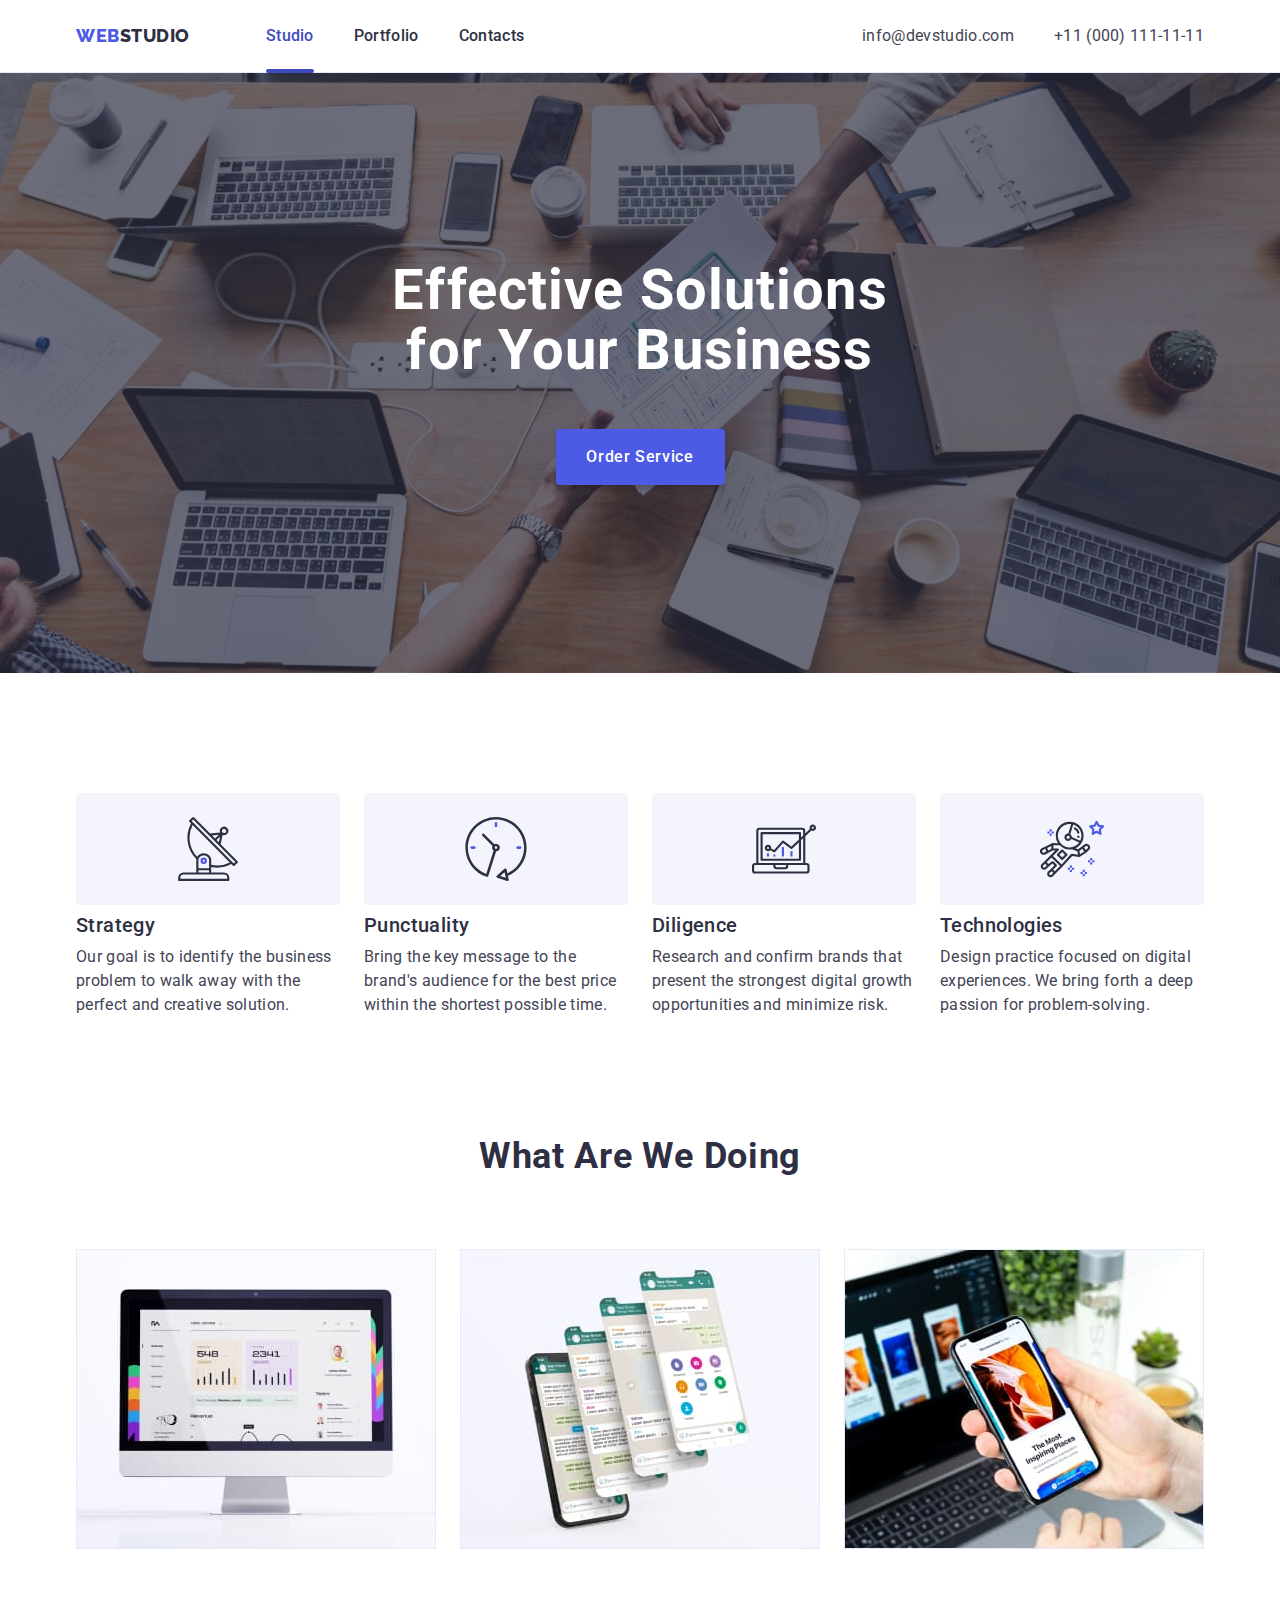
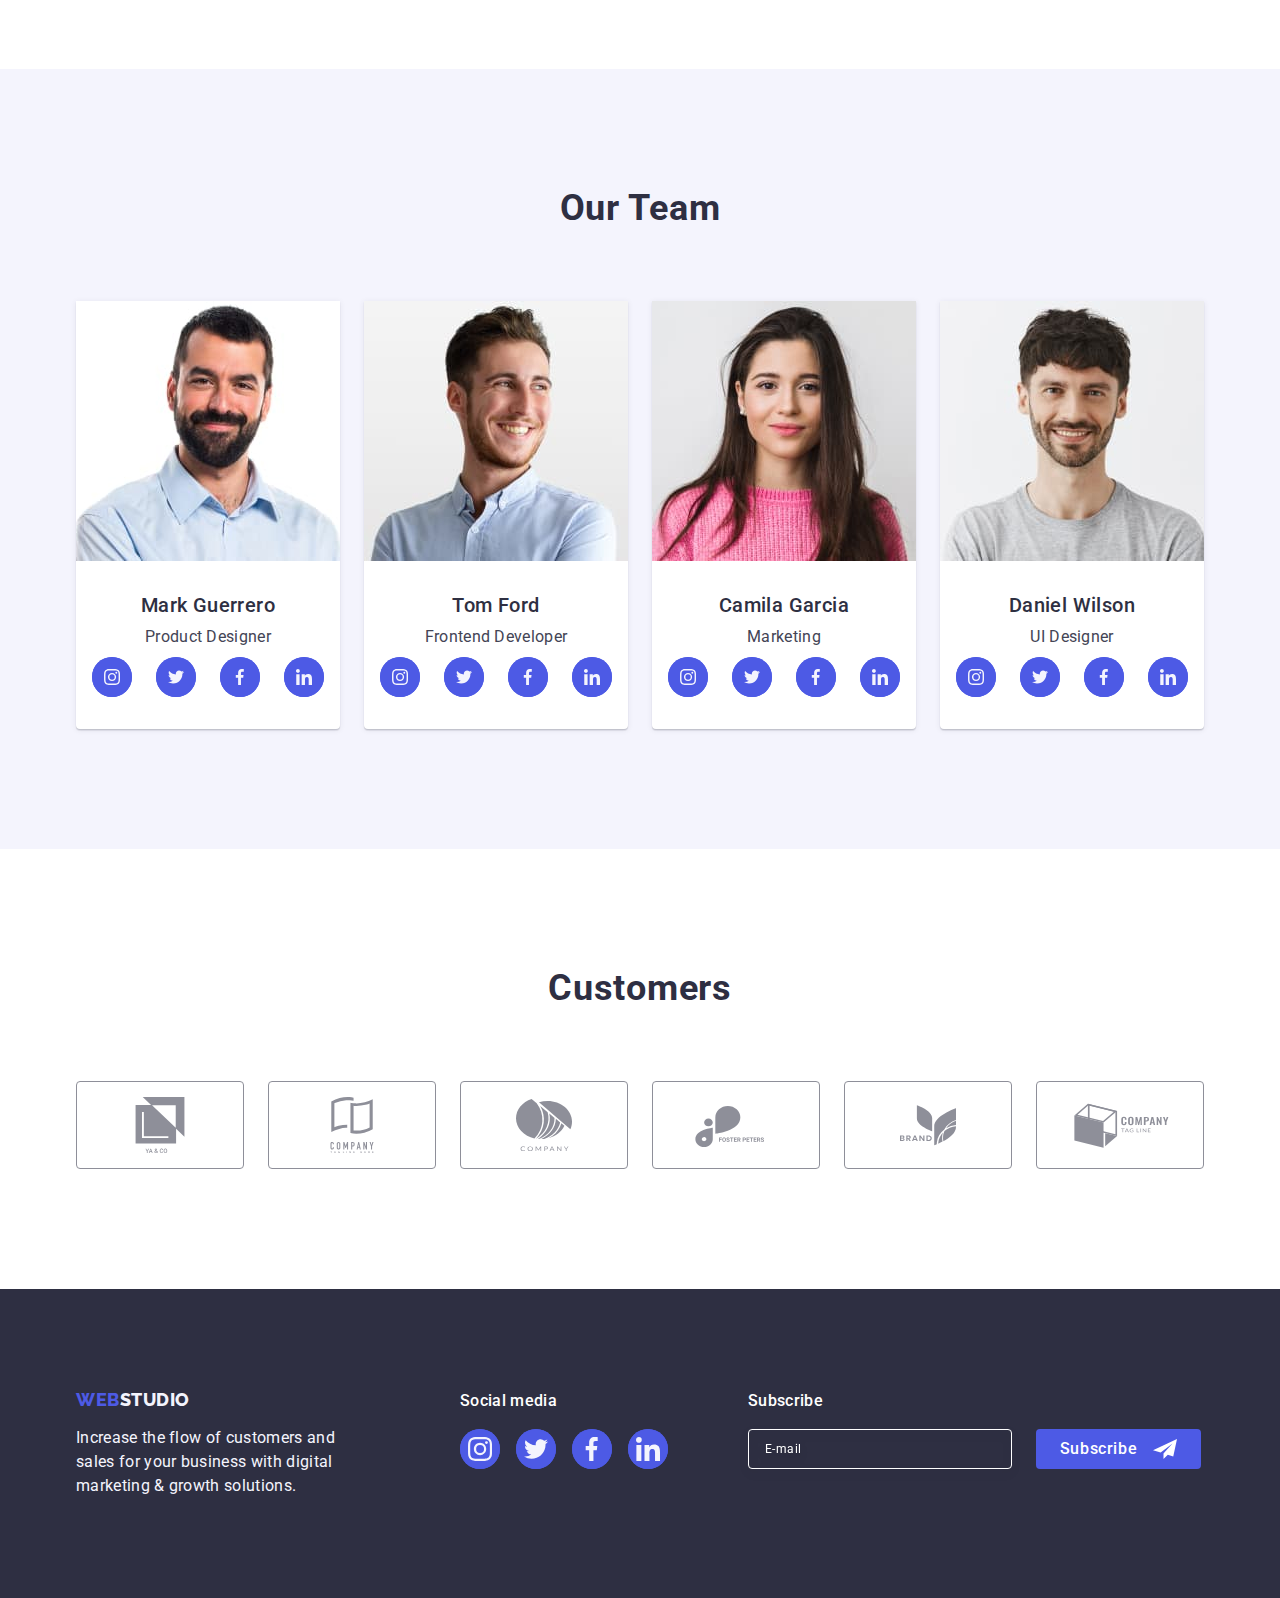
<file: index.html>
<!DOCTYPE html>
<html lang="en">

<head>
    <title>Effective Solutions
        for Your Business</title>
    <link rel="preconnect" href="https://fonts.googleapis.com">
    <link rel="preconnect" href="https://fonts.gstatic.com" crossorigin>
    <link
        href="https://fonts.googleapis.com/css2?family=Raleway:wght@800&family=Roboto:wght@400;500;700;900&display=swap"
        rel="stylesheet">
    <link rel="stylesheet" href="https://cdn.jsdelivr.net/npm/modern-normalize@2.0.0/modern-normalize.min.css" />
    <link rel="stylesheet" href="./css/styles.css" />
</head>

<body>
    <header class="header">
        <div class="container flex">
        <nav class="header-navigation">
            <a class="header-logo-link link" href="./index.html">Web<span class="header-logo-iris link">Studio</span></a>
            <ul class="header-about-list list">
                <li class="header-about-link link"><a class="header-about-text-link-index link" href="./index.html">Studio</a></li>
                <li class="header-about-link link"><a class="header-about-text-link link" href="./portfolio.html">Portfolio</a></li>
                <li class="header-about-link link"><a class="header-about-text-link link" href="">Contacts</a></li>
            </ul>
        </nav>
        <address class="adress-navigation">
            <ul class="header-feedback-list list">
                <li class="header-feedback-item">
                    <a class="header-feedback-link link" href="mailto:info@devstudio.com">info@devstudio.com</a>
                </li>
                <li class="header-feedback-item">
                    <a class="header-feedback-link link" href="tel:+110001111111">+11 (000) 111-11-11</a>
                </li>
            </ul>
        </address>
        </div>
    </header>
    <main>
        <section class="hero">
            
                <div class="hero-title-wrap container">
            <h1 class="hero-title">Effective Solutions
                for Your Business</h1>
            <button type="button" class="hero-button" data-modal-open>Order Service</button>
                </div>
            
        </section>

        <section class="all-advantages-list list">
            <div class="section container">
            <h2 class="visually-hidden">About Us</h2>
            <ul class="advantages-list list">
                <li class="advantages-list-item">
                    <div class="svg-about">
                    <svg class="icon" width="64" height="64">
                        <use href="./images/icons.svg#icon-antenna-icon"></use>
                    </svg>
                    </div>
                    <h3 id="#studio" class="advantages-topic">Strategy</h3>
                    <p class="advantages-item-text">Our goal is to identify the business
                        problem to walk away with the perfect and creative solution.</p>
                </li>
                <li class="advantages-list-item">
                    <div class="svg-about">
                    <svg class="icon" width="64" height="64">
                        <use href="./images/icons.svg#icon-clock-icon"></use>
                    </svg>
                    </div>
                    <h3 class="advantages-topic"> Punctuality</h3>
                    <p class="advantages-item-text">Bring the key message to the brand's audience for the best price
                        within the shortest possible
                        time.</p>
                </li>
                <li class="advantages-list-item">
                    <div class="svg-about">
                    <svg class="icon" width="64" height="64">
                        <use href="./images/icons.svg#icon-diagram-icon"></use>
                    </svg>
                    </div>
                    <h3 class="advantages-topic">Diligence</h3>
                    <p class="advantages-item-text">Research and confirm brands that present the strongest digital
                        growth opportunities and minimize
                        risk.</p>
                </li>
                <li class="advantages-list-item">
                    <div class="svg-about">
                    <svg class="icon" width="64" height="64">
                        <use href="./images/icons.svg#icon-astronaut-icon"></use>
                    </svg>
                    </div>
                    <h3 class="advantages-topic">Technologies</h3>
                    <p class="advantages-item-text">Design practice focused on digital experiences. We bring forth a
                        deep passion for
                        problem-solving.</p>
                </li>
            </ul>
            </div>
        </section>



        <section class="work-examples">
            <div class="section container">
            <h2 id="#works" class="heading-title">What are we doing</h2>
            <ul class="work-examples-list list">
                <li class="work-examples-item list">
                    <img src="./images/img1.jpg" width="360" alt="Design of site" />
                </li>
                <li class="work-examples-item list">
                    <img src="./images/img2.jpg" width="360" alt="Design of messenger" />
                </li>
                <li class="work-examples-item list">
                    <img src="./images/img3.jpg" width="360" alt="Design of browser" />
                </li>
            </ul>
            </div>
        </section>



        <section class="workers">
            <div class="section-workers container">
            <h2 id="contact" class="about-team">Our Team</h2>
            <ul class="workers-list list">
                <li class="workers-list-item list">
                    <img src="./images/teamcard1.jpg" width="264" alt="Mark Guerrero" />
                    <div class="section-team">
                    <h3 class="advantages-topic">Mark Guerrero</h3>
                    <p class="workers-item-text">Product Designer</p>
                    <ul class="social-links">
                    <li class="messengers-link link">
                        <a href="" target="_blank" class="messenger-link link">
                        <svg class="icon" width="16" height="16">
                        <use href="./images/icons.svg#icon-instagram-icon"></use>
                    </svg>
                    </a>
                    </li>
                    <li class="messengers-link link">
                        <a href="" target="_blank" class="messenger-link link">
                        <svg class="icon" width="16" height="16">
                            <use href="./images/icons.svg#icon-twitter-icon"></use>
                        </svg>
                        </a>
                    </li>
                    <li class="messengers-link link">
                        <a href="" target="_blank" class="messenger-link link">
                        <svg class="icon" width="16" height="16">
                            <use href="./images/icons.svg#icon-facebook-icon"></use>
                        </svg>
                        </a>
                    </li>
                    <li class="messengers-link link">
                        <a href="" target="_blank" class="messenger-link link">
                        <svg class="icon" width="16" height="16">
                            <use href="./images/icons.svg#icon-linkedin-icon"></use>
                        </svg>
                        </a>
                    </li>
                    </ul>
                    </div>
                </li>
                <li class="workers-list-item list">
                    <img src="./images/teamcard2.jpg" width="264" alt="Tom Ford" />
                    <div class="section-team">
                     <h3 class="advantages-topic">Tom Ford</h3>
                    <p class="workers-item-text">Frontend Developer</p>

                    <ul class="social-links">
                        <li class="messengers-link link">
                            <a href="" target="_blank" class="messenger-link link">
                                <svg class="icon" width="16" height="16">
                                    <use href="./images/icons.svg#icon-instagram-icon"></use>
                                </svg>
                            </a>
                        </li>
                        <li class="messengers-link link">
                            <a href="" target="_blank" class="messenger-link link">
                                <svg class="icon" width="16" height="16">
                                    <use href="./images/icons.svg#icon-twitter-icon"></use>
                                </svg>
                            </a>
                        </li>
                        <li class="messengers-link link">
                            <a href="" target="_blank" class="messenger-link link">
                                <svg class="icon" width="16" height="16">
                                    <use href="./images/icons.svg#icon-facebook-icon"></use>
                                </svg>
                            </a>
                        </li>
                        <li class="messengers-link link">
                            <a href="" target="_blank" class="messenger-link link">
                                <svg class="icon" width="16" height="16">
                                    <use href="./images/icons.svg#icon-linkedin-icon"></use>
                                </svg>
                            </a>
                        </li>
                    </ul>
                    </div>
                </li>
                <li class="workers-list-item list">
                    <img src="./images/teamcard3.jpg" width="264" alt="Camila Garcia" />
                    <div class="section-team">
                    <h3 class="advantages-topic">Camila Garcia</h3>
                    <p class="workers-item-text">Marketing</p>
                    <ul class="social-links">
                        <li class="messengers-link link">
                            <a href="" target="_blank" class="messenger-link link">
                            <svg class="icon" width="16" height="16">
                                <use href="./images/icons.svg#icon-instagram-icon"></use>
                            </svg>
                            </a>
                        </li>
                        <li class="messengers-link link">
                            <a href="" target="_blank" class="messenger-link link">
                            <svg class="icon" width="16" height="16">
                                <use href="./images/icons.svg#icon-twitter-icon"></use>
                            </svg>
                            </a>
                        </li>
                        <li class="messengers-link link">
                        <a href="" target="_blank" class="messenger-link link">
                            <svg class="icon" width="16" height="16">
                                <use href="./images/icons.svg#icon-facebook-icon"></use>
                            </svg>
                        </a>
                        </li>
                        <li class="messengers-link link">
                        <a href="" target="_blank" class="messenger-link link">
                            <svg class="icon" width="16" height="16">
                                <use href="./images/icons.svg#icon-linkedin-icon"></use>
                            </svg>
                        </a>
                        </li>
                    </ul>
                    </div>
                </li>
                <li class="workers-list-item list">
                    <img src="./images/teamcard4.jpg" width="264" alt="Daniel Wilson" />
                    <div class="section-team">
                    <h3 class="advantages-topic">Daniel Wilson</h3>
                    <p class="workers-item-text">UI Designer</p>
                    <ul class="social-links">
                        <li class="messengers-link link">
                        <a href="" target="_blank" class="messenger-link link">
                            <svg class="icon" width="16" height="16">
                                <use href="./images/icons.svg#icon-instagram-icon"></use>
                            </svg>
                        </a>
                        </li>
                        <li class="messengers-link link">
                        <a href="" target="_blank" class="messenger-link link">
                            <svg class="icon" width="16" height="16">
                                <use href="./images/icons.svg#icon-twitter-icon"></use>
                            </svg>
                        </a>
                        </li>
                        <li class="messengers-link link">
                        <a href="" target="_blank" class="messenger-link link">
                            <svg class="icon" width="16" height="16">
                                <use href="./images/icons.svg#icon-facebook-icon"></use>
                            </svg>
                        </a>
                        </li>
                        <li class="messengers-link link">
                        <a href="" target="_blank" class="messenger-link link">
                            <svg class="icon" width="16" height="16">
                                <use href="./images/icons.svg#icon-linkedin-icon"></use>
                            </svg>
                        </a>
                        </li>
                    </ul>
                    </div>
                </li>
            </ul>
            </div>
        </section>
        <section class="customers">
            <div class="container">
            <h2 class="customers-title">Customers</h2>
            <ul class="customers-list list">
            <li class="customers-item">
                <a href=" " class="customers-link link">
                <svg class="client-icon" width="104" height="56">
                    <use href="./images/icons.svg#icon-client1"></use>
                </svg>
                </a>
            </li>
            <li class="customers-item">
                <a href=" " class="customers-link link">
                <svg class="client-icon" width="104" height="56">
                    <use href="./images/icons.svg#icon-client2"></use>
                </svg>
                </a>
            </li>
            <li class="customers-item">
                <a href=" " class="customers-link link">
                <svg class="client-icon" width="104" height="56">
                    <use href="./images/icons.svg#icon-client3"></use>
                </svg>
                </a>
            </li>
            <li class="customers-item">
                <a href=" " class="customers-link link">
                <svg class="client-icon" width="104" height="56">
                    <use href="./images/icons.svg#icon-client4"></use>
                </svg>
                </a>
            </li>
            <li class="customers-item">
                <a href=" " class="customers-link link">
                <svg class="client-icon" width="104" height="56">
                    <use href="./images/icons.svg#icon-client5"></use>
                </svg>
                </a>
            </li>
            <li class="customers-item">
                <a href=" " class="customers-link link">
                <svg class="client-icon" width="104" height="56">
                    <use href="./images/icons.svg#icon-client6"></use>
                </svg>
                </a>
            </li>
            </ul>
            </div>
            </section>
    </main>
            
            <footer class="footer">
                <div class="container all-footer">
                    <div class="logo-footer">
                        <a class="footer-logo-link link" href="./index.html">Web<span
                                class="footer-logo-link-iris link">Studio</span></a>
                        <p class="footer-text">Increase the flow of customers and sales for your business with digital marketing
                            & growth solutions.</p>
                    </div>
                    <div class="footer-social">
                        <p class="footer-social-links-text">Social media</p>
                        <ul class="footer-social-links">
                            <li class="footer-link link">
                                <a href="" target="_blank" class="icon-footer link">
                                    <svg class="icon" width="24" height="24">
                                        <use href="./images/icons.svg#icon-instagram-icon"></use>
                                    </svg>
                                </a>
                            </li>
                            <li class="footer-link link">
                                <a href="" target="_blank" class="icon-footer link">
                                    <svg class="icon" width="24" height="24">
                                        <use href="./images/icons.svg#icon-twitter-icon"></use>
                                    </svg>
                                </a>
                            </li>
                            <li class="footer-link link">
                                <a href="" target="_blank" class="icon-footer link">
                                    <svg class="icon" width="24" height="24">
                                        <use href="./images/icons.svg#icon-facebook-icon"></use>
                                    </svg>
                                </a>
                            </li>
                            <li class="footer-link link">
                                <a href="" target="_blank" class="icon-footer link">
                                    <svg class="icon" width="24" height="24">
                                        <use href="./images/icons.svg#icon-linkedin-icon"></use>
                                    </svg>
                                </a>
                            </li>
                        </ul>
                    </div>
                    <div class="footer-sub">
                    <p class="footer-sub-text">Subscribe</p>
                    <form class="modal-footer-field">
                        <label class="footer-label" for="user-foot-email">
                                <input type="email" class="modal-footer-input" name="user-footer-email" id="user-foot-email" placeholder="E-mail" required />
                        </label>
                    
                
                <button type="submit" class="footer-button">Subscribe<svg width="24" height="24" class="footer-button-svg"><use href="./images/icons.svg#icon-telegram"></use></svg></button>
            </form>
                </div>
                </div>
            </footer>
            <div class="modal is-hidden" data-modal>
                <div class="modal-window">
                    <button class="button-modal" type="button" data-modal-close>
                        <svg class="svg-modal" width="8" height="8">
                            <use class="but-hov" href="./images/icons.svg#icon-close"></use>
                        </svg>
                    </button>
                    <p class="modal-window-text">Leave your contacts and we will call you back</p>
                    <form class="modal-form">
                        <div class="modal-field">
                      <label class="modal-label" for="user-name"> <span class="modal-form-name">Name</span></label>
                    <div class="modal-item">
                        <input 
                    type="text"
                     class="modal-input" 
                     name="user-name" 
                     id="user-name"
                     required />
                    <svg class="modal-form-svg" width="18" height="24">
                        <use href="./images/icons.svg#icon-person"></use>
                    </svg>
                    </div>
                    
                        </div>

                        <div class="modal-field">
                      <label class="modal-label" for="user-phone"> <span class="modal-form-name">Phone</span></label>
                    <div class="modal-item">
                        <input 
                    type="tel" 
                    class="modal-input" 
                    name="user-num" 
                    id="user-phone"
                    required />
                    <svg class="modal-form-svg" width="18" height="24">
                        <use href="./images/icons.svg#icon-phone"></use>
                    </svg>
                    </div>
                
                        </div>

                        <div class="modal-field">
                      <label class="modal-label" for="user-email"> <span class="modal-form-name">Email</span></label>
                        <div class="modal-item">
                    <input 
                    type="email" 
                    class="modal-input" 
                    name="user-mail" 
                    id="user-email"
                    required />
                    <svg class="modal-form-svg" width="18" height="24">
                        <use href="./images/icons.svg#icon-email"></use>
                    </svg>
                        </div>
                        </div>

                        <div class="modal-comment-field">
                            <label class="modal-label" for="user-comment"> <span class="modal-form-name">Comment</span></label>
                                  <textarea name="user-comment" id="user-comment" class="modal-comment" placeholder="Text input"></textarea>
                        </div>
                        <div class="modal-check-field">
                                    <input type="checkbox" name="user-privacy" id="user-privacy" class="modal-checkbox visually-hidden" value="true" />
                            <label for="user-privacy" class="modal-check-text">
                                <span class="checkbox-icon">
                                <svg class="check-icon" width="10" height="8">
                                    <use href="./images/icons.svg#icon-check"></use>
                                </svg>
                                </span>
                                I accept the terms and conditions of the <a href="" class="modal-check-link"> Privacy Policy</a></label>
                        </div>

                    <button type="submit" class="modal-form-btn">Send</button>
                
                 
                    </form>
                </div>
            </div>
            <script src="./js/modal.js"></script>
</body>

</html>
</file>
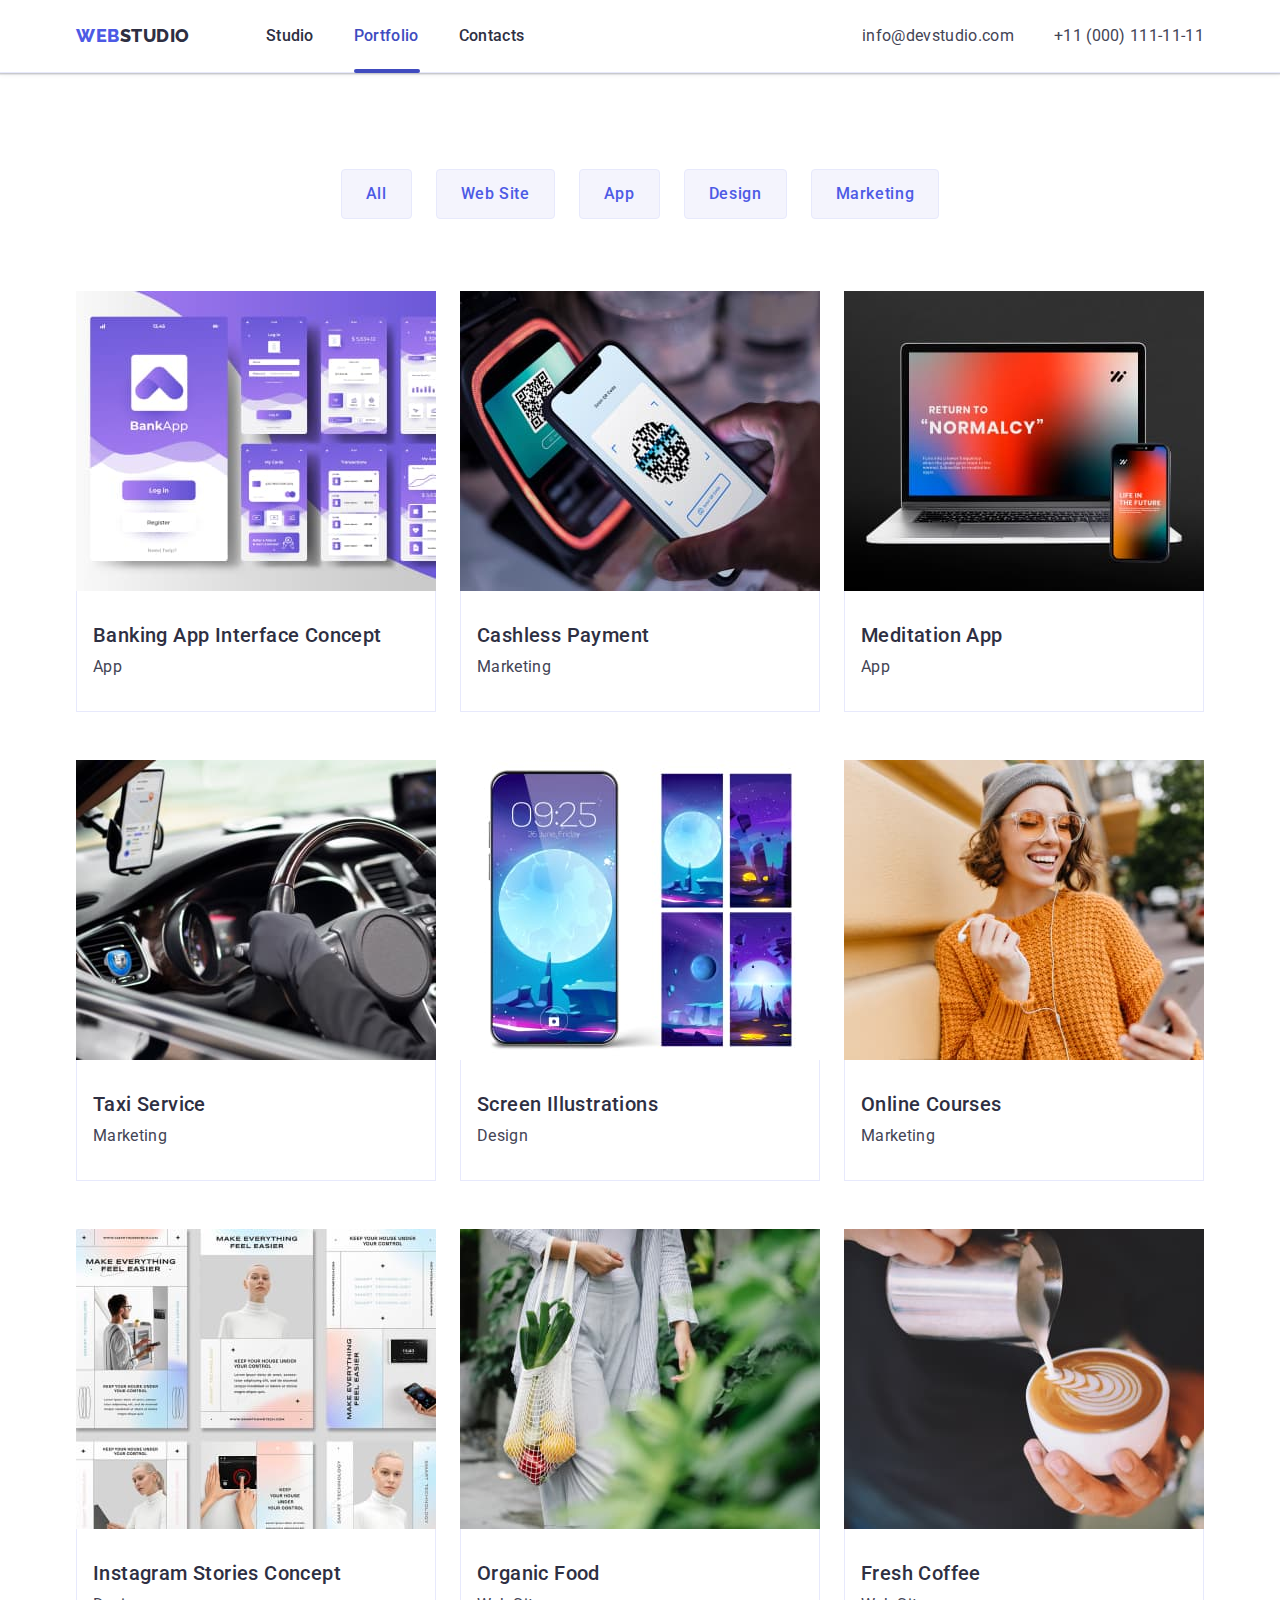
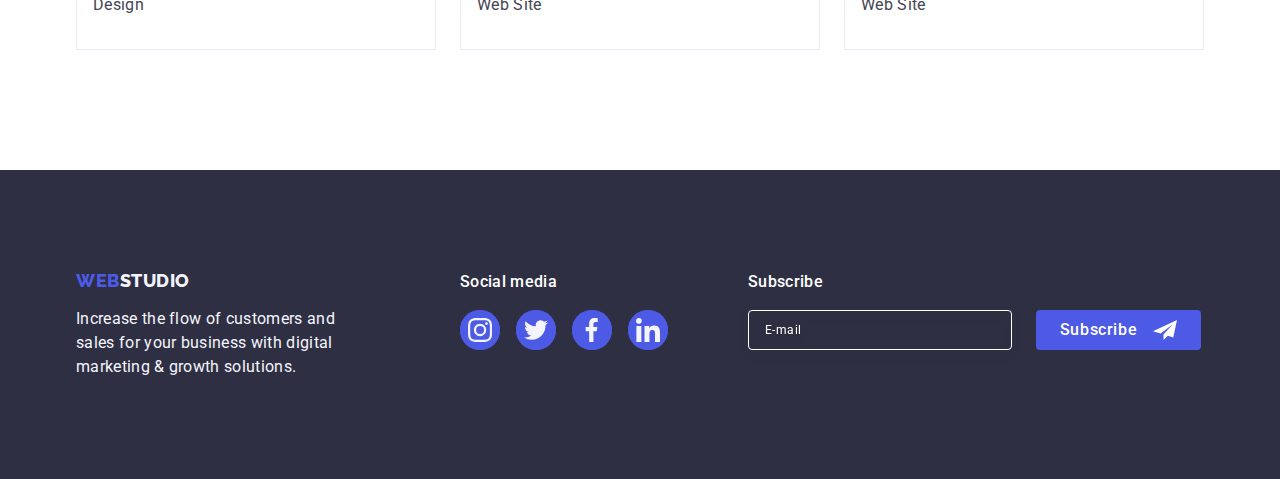
<file: portfolio.html>
<!DOCTYPE html>
<html lang="en">
    <head>
        <title>Effective Solutions
            for Your Business</title>
        <link rel="preconnect" href="https://fonts.googleapis.com">
        <link rel="preconnect" href="https://fonts.gstatic.com" crossorigin>
        <link
            href="https://fonts.googleapis.com/css2?family=Raleway:wght@800&family=Roboto:wght@400;500;700;900&display=swap"
            rel="stylesheet">
            <link rel="stylesheet" href="https://cdn.jsdelivr.net/npm/modern-normalize@2.0.0/modern-normalize.min.css" />
        <link rel="stylesheet" href="./css/styles.css" />
    </head>
    
    <body>
        <header class="header">
            <div class="container flex">
            <nav class="header-navigation">
                <a class="header-logo-link link" href="./index.html">Web<span class="header-logo-iris link">Studio</span></a>
                <ul class="header-about-list list">
                    <li class="header-about-link link"><a class="header-about-text-link link" href="./index.html">Studio</a></li>
                    <li class="header-about-link link"><a class="header-about-text-link-portfolio link" href="./portfolio.html">Portfolio</a></li>
                    <li class="header-about-link link"><a class="header-about-text-link link" href="">Contacts</a></li>
                </ul>
            </nav>
            <address class="adress-navigation">
                <ul class="header-feedback-list list">
                    <li class="header-feedback-item">
                        <a class="header-feedback-link link" href="mailto:info@devstudio.com">info@devstudio.com</a>
                    </li>
                    <li class="header-feedback-item">
                        <a class="header-feedback-link link" href="tel:+110001111111">+11 (000) 111-11-11</a>
                    </li>
                </ul>
            </address>
            </div>
        </header>
        <main>
            <section class="button-list list">
                <div class="section container">
                <h1 class="visually-hidden">Our Portfolio</h1>
                <ul class="all-button-list list">
                    <li> <button type="button" class="all-button"><span class="all-button-text">All</span></button></li>
                    <li><button type="button" class="all-button"><span class="portfolio-button-text">Web
                                Site</span></button></li>
                    <li><button type="button" class="all-button"><span class="portfolio-button-text">App</span></button>
                    </li>
                    <li><button type="button" class="all-button"><span class="portfolio-button-text">Design</span></button>
                    </li>
                    <li><button type="button" class="all-button"><span
                                class="portfolio-button-text">Marketing</span></button></li>
                    
                </ul>
            
                        <ul class="all-portfolio-list list ">
                            <li class="portfolio-examples-item list">
                                <a href=" " class="portfolio-link link">
                                    <div class="overlay">
                                    <img src="./images/img4.jpg" width="360" alt="Project Card 1" />
                                    <p class="overlay-text">14 Stylish and User-Friendly App Design Concepts · Task Manager App · Calorie Tracker App · Exotic Fruit Ecommerce App ·
                                    Cloud Storage App</p>
                                    </div>
                                <div class="portfolio-item">
                                <h2 class="portfolio-title">Banking App Interface Concept</h2>
                                <p class="portfolio-text">App</p>
                                </div>
                                </a>
                                
                            </li>
                            <li class="portfolio-examples-item list">
                                <a href=" " class="portfolio-link link">
                                    <div class="overlay">
                                <img src="./images/img5.jpg" width="360" alt="Project Card 2" />
                                <p class="overlay-text">14 Stylish and User-Friendly App Design Concepts · Task Manager App · Calorie Tracker App ·
                                    Exotic Fruit Ecommerce App ·
                                    Cloud Storage App</p>
                                </div>
                                <div class="portfolio-item">
                                <h2 class="portfolio-title">Cashless Payment</h2>
                                <p class="portfolio-text">Marketing</p>
                                </div>
                                </a>
                            </li>
                            <li class="portfolio-examples-item list">
                                <a href=" " class="portfolio-link link">
                                    <div class="overlay">
                                <img src="./images/img6.jpg" width="360" alt="Project Card 3" />
                                <p class="overlay-text">14 Stylish and User-Friendly App Design Concepts · Task Manager App · Calorie Tracker App ·
                                    Exotic Fruit Ecommerce App ·
                                    Cloud Storage App</p>
                                </div>
                                <div class="portfolio-item">
                                <h2 class="portfolio-title">Meditation App</h2>
                                <p class="portfolio-text">App</p>
</div>
                                </a>
                            </li>
                            <li class="portfolio-examples-item list">
                                <a href=" " class="portfolio-link link">
                                    <div class="overlay">
                                <img src="./images/img7.jpg" width="360" alt="Project Card 4" />
                                <p class="overlay-text">14 Stylish and User-Friendly App Design Concepts · Task Manager App · Calorie Tracker App ·
                                    Exotic Fruit Ecommerce App ·
                                    Cloud Storage App</p>
                                    </div>
                                <div class="portfolio-item">
                                <h2 class="portfolio-title">Taxi Service</h2>
                                <p class="portfolio-text">Marketing</p>
</div>
                                </a>
                            </li>
                            <li class="portfolio-examples-item list">
                                <a href=" " class="portfolio-link link">
                                    <div class="overlay">
                                <img src="./images/img8.jpg" width="360" alt="Project Card 5" />
                                <p class="overlay-text">14 Stylish and User-Friendly App Design Concepts · Task Manager App · Calorie Tracker App ·
                                    Exotic Fruit Ecommerce App ·
                                    Cloud Storage App</p>
                                    </div>
                                <div class="portfolio-item">
                                <h2 class="portfolio-title">Screen Illustrations</h2>
                                <p class="portfolio-text">Design</p>
</div>
                                </a>
                            </li>
                            <li class="portfolio-examples-item list">
                                <a href=" " class="portfolio-link link">
                                    <div class="overlay">
                                <img src="./images/img9.jpg" width="360" alt="Project Card 6" />
                                <p class="overlay-text">14 Stylish and User-Friendly App Design Concepts · Task Manager App · Calorie Tracker App ·
                                    Exotic Fruit Ecommerce App ·
                                    Cloud Storage App</p>
                                    </div>
                                <div class="portfolio-item">
                                <h2 class="portfolio-title">Online Courses</h2>
                                <p class="portfolio-text">Marketing</p>
</div>
                                </a>
                            </li>
                            <li class="portfolio-examples-item list">
                                <a href=" " class="portfolio-link link">
                                    <div class="overlay">
                                <img src="./images/img10.jpg" width="360" alt="Project Card 7" />
                                <p class="overlay-text">14 Stylish and User-Friendly App Design Concepts · Task Manager App · Calorie Tracker App ·
                                    Exotic Fruit Ecommerce App ·
                                    Cloud Storage App</p>
                                    </div>
                                <div class="portfolio-item">
                                <h2 class="portfolio-title">Instagram Stories Concept</h2>
                                <p class="portfolio-text">Design</p>
</div>
                                </a>
                            </li>
                            <li class="portfolio-examples-item list">
                                <a href=" " class="portfolio-link link">
                                    <div class="overlay">
                                <img src="./images/img11.jpg" width="360" alt="Project Card 8" />
                                <p class="overlay-text">14 Stylish and User-Friendly App Design Concepts · Task Manager App · Calorie Tracker App ·
                                    Exotic Fruit Ecommerce App ·
                                    Cloud Storage App</p>
                                    </div>
                                <div class="portfolio-item">
                                <h2 class="portfolio-title">Organic Food</h2>
                                <p class="portfolio-text">Web Site</p>
                                </div>
                                </a>
                            </li>
                            <li class="portfolio-examples-item list">
                                <a href=" " class="portfolio-link link"> 
                                    <div class="overlay">
                                <img src="./images/img12.jpg" width="360" alt="Project Card 9" />
                                <p class="overlay-text">14 Stylish and User-Friendly App Design Concepts · Task Manager App · Calorie Tracker App ·
                                    Exotic Fruit Ecommerce App ·
                                    Cloud Storage App</p>
                                    </div>
                                <div class="portfolio-item">
                                <h2 class="portfolio-title">Fresh Coffee</h2>
                                <p class="portfolio-text">Web Site</p>
                                 </div>
                                </a>
                            </li>
                        </ul>
                        </div>
            </section>
        </main>
        <footer class="footer">
            <div class="container all-footer">
                <div class="logo-footer">
                    <a class="footer-logo-link link" href="./index.html">Web<span
                            class="footer-logo-link-iris link">Studio</span></a>
                    <p class="footer-text">Increase the flow of customers and sales for your business with digital marketing
                        & growth solutions.</p>
                </div>
                <div class="footer-social">
                    <p class="footer-social-links-text">Social media</p>
                    <ul class="footer-social-links">
                        <li class="footer-link link">
                            <a href="" target="_blank" class="icon-footer link">
                                <svg class="icon" width="24" height="24">
                                    <use href="./images/icons.svg#icon-instagram-icon"></use>
                                </svg>
                            </a>
                        </li>
                        <li class="footer-link link">
                            <a href="" target="_blank" class="icon-footer link">
                                <svg class="icon" width="24" height="24">
                                    <use href="./images/icons.svg#icon-twitter-icon"></use>
                                </svg>
                            </a>
                        </li>
                        <li class="footer-link link">
                            <a href="" target="_blank" class="icon-footer link">
                                <svg class="icon" width="24" height="24">
                                    <use href="./images/icons.svg#icon-facebook-icon"></use>
                                </svg>
                            </a>
                        </li>
                        <li class="footer-link link">
                            <a href="" target="_blank" class="icon-footer link">
                                <svg class="icon" width="24" height="24">
                                    <use href="./images/icons.svg#icon-linkedin-icon"></use>
                                </svg>
                            </a>
                        </li>
                    </ul>
                </div>
            <div class="footer-sub">
                <p class="footer-sub-text">Subscribe</p>
                <form class="modal-footer-field">
                    <label class="footer-label" for="user-foot-email">
                        <input type="email" class="modal-footer-input" name="user-footer-email" id="user-foot-email"
                            placeholder="E-mail" required />
                    </label>
            
            <button type="submit" class="footer-button">Subscribe<svg width="24" height="24" class="footer-button-svg">
                    <use href="./images/icons.svg#icon-telegram"></use>
                </svg></button>
            </form>
            </div>
            </div>
            </footer>
    </body>
    
    </html>
</file>
<file: css/styles.css>
:root{
    --primary-font: "Roboto", sans-serif;
        --title-font: "Raleway", sans-serif;
        --primary-white-color: #FFFFFF;
        --primary-accent-color: #2E2F42; 
        --secondary-accent-color: #404BBF; 
        --primary-grey-color: #434455;
        --primary-blue-color: #4D5AE5;
        --primary-whiter-color: #F4F4FD;
        --cornflower-color: #E7E9FC;
        --white-color: #FFF; 
        --lightslate-color: #8E8F99;
        --green-color: #31D0AA; 
       --whitest-color: #fcfcfc;
       --navyblue-modal: rgba(46, 47, 66, 0.40);
}
body {
    font-family: var(--primary-font);
    color: var(--primary-grey-color);
    background-color: var(--primary-white-color);
}
p, h1, h2, h3, h4, h5, h6{
margin: 0;
padding: 0;
}
img{
    display: block;
}
ul{
    padding: 0;
    margin: 0;
}

/** ------------------HEADER----------------- */

.main{
    flex-grow: 1;
}
.header{
    border-bottom: 1px solid var(--cornflower-color);
    box-shadow: 0px 2px 1px rgba(46, 47, 66, 0.08), 0px 1px 1px rgba(46, 47, 66, 0.16), 0px 1px 6px rgba(46, 47, 66, 0.08);
}

.header-logo-link {
    font-family: 'Raleway', sans-serif;
    font-size: 18px;
    font-weight: 800;
    line-height: 1.17;
    letter-spacing: 0.03em;
    text-decoration: none;
    color: var(--primary-blue-color);
    text-transform: uppercase;
    margin-right: 76px;
    padding: 24px 0;
    
}
.header-about-list .link{
    position: relative;
        transition: color 250ms cubic-bezier(0.4, 0, 0.2, 1);
        text-decoration: none;
        list-style-type: none;
}

.header-logo-iris {
    color: var(--primary-accent-color);
}

.header-about-link {
    color: var(--primary-accent-color);
    font-size: 16px;
    font-weight: 500;
    line-height: 1.5;
    letter-spacing: 0.02em;
    text-decoration: none;
    transition: 250ms cubic-bezier(0.4, 0, 0.2, 1);
}
.header-about-text-link-portfolio::after {
    content: "";
    position: absolute;
    display: block;
    left: 0;
    bottom: -1px;
    width: 66px;
    height: 4px;
    margin-top: 20px;
    background-color: var(--secondary-accent-color);
    border-radius: 2px;
}

.header-feedback-link {
    font-size: 16px;
    line-height: 1.5;
    letter-spacing: 0.02em;
    color: var(--primary-grey-color);
    text-decoration: none;
    transition: color 250ms cubic-bezier(0.4, 0, 0.2, 1);
}

.header-feedback-link:hover,
.header-feedback-link:focus {
    color: var(--secondary-accent-color);
}
.header-navigation{
    display: flex;
    align-items: center;
}

.header-about-text-link:hover,
.header-about-text-link:focus {
    color: var(--secondary-accent-color);
}

.header-about-list {
    list-style-type: none;
    display: flex;
    gap: 40px;
}

.header-feedback-list {
    list-style-type: none;
    display: flex;
    align-items: center;
   
gap: 40px;
    
}
.header-about-text-link-portfolio{
    text-decoration: none;
        color: var(--secondary-accent-color);
        padding: 24px 0;
        display: block;
        transition: color 250ms cubic-bezier(0.4, 0, 0.2, 1);
    
}
.header-about-text-link {
    color: var(--primary-accent-color);
    padding: 24px 0;
    display: block;
    transition: color 250ms cubic-bezier(0.4, 0, 0.2, 1);
}
.header-about-text-link:hover, 
.header-about-text-link:focus{
    color: var(--secondary-accent-color);
    
}
.header-about-text-link-index:hover,
.header-about-text-link-index:focus {
    color: var(--secondary-accent-color);

}
.header-about-text-link-portfolio:hover,
.header-about-text-link-portfolio:focus {
    color: var(--secondary-accent-color);

}
.header-about-text-link-index {
    text-decoration: none;
color: var(--secondary-accent-color);
    padding: 24px 0;
    display: block;
    transition: color 250ms cubic-bezier(0.4, 0, 0.2, 1);
}
.header-about-text-link-index::after {
content: "";
    position: absolute;
    display: block;
    left: 0;
    bottom: -1px;
    width: 100%;
    height: 4px;
    margin-top: 20px;
    background-color: var(--secondary-accent-color);
    border-radius: 2px;
}
.adress-navigation {
    font-style: normal;
    display: flex;
    gap: 40px;
    margin-left: auto;
    
}

/** ------------------MAIN----------------- */
*{
    box-sizing: border-box;
}
.container{
    width: 1158px;
    padding-left: 15px;
    padding-right: 15px;
    margin: 0 auto;
    
}
.flex{
    display: flex;
align-items: center;
    
}
.section{
    width: 1158px;
    padding-left: 15px;
    padding-right: 15px;
    margin: 0 auto;
}
    
.hero{
    padding: 188px 0;
    background-color: var(--primary-accent-color);
    background-image: linear-gradient(rgba(46, 47, 66, 0.7),
                rgba(46, 47, 66, 0.7)), url(../images/hero-bg.jpg);
                max-width: 1440px;
                background-repeat: no-repeat;
                background-position: center;
                background-size: cover;
                margin: 0 auto;
}
.hero-title {
    font-size: 56px;
    font-weight: 700;
    line-height: 1.07;
    letter-spacing: 0.02em;
    text-align: center;
    color: var(--primary-white-color);
    max-width: 496px;
    margin: 0 auto;
    margin-bottom: 48px;
    
}
.hero-title-wrap{
    text-align: center;
    justify-content: center;
}

.hero-button {
    font-family: var(--primary-font);
    background-color: var(--primary-blue-color);
    cursor: pointer;
    font-weight: 500;
    font-size: 16px;
    line-height: 1.5;
    letter-spacing: 0.04em;
    color: var(--primary-white-color);
    border-radius: 4px;
    text-align: center;
    display: block;
    min-width: 169px;
    height: 56px;
    border: none;
    margin: 0 auto;
    box-shadow: 0px 4px 4px 0px rgba(0, 0, 0, 0.15);
   transition: background-color 250ms cubic-bezier(0.4, 0, 0.2, 1);
}

.hero-button:hover {
    background-color: var(--secondary-accent-color); 
}

.hero-button:focus {
    background-color: var(--secondary-accent-color);
}


.advantages-topic {
    font-size: 20px;
    font-weight: 500;
    line-height: 1.2;
    letter-spacing: 0.02em;
    color: var(--primary-accent-color);
    margin-bottom: 8px;
}
.advantages-list-item{
    width: calc((100% - 72px) / 4);
}
.advantages-item-text {
    font-size: 16px;
    line-height: 1.5;
    letter-spacing: 0.02em;
    color: var(--primary-grey-color);
}

.all-advantages-list {
    padding: 120px 0;
}
.advantages-list {
    list-style-type: none;
    display: flex;
    gap: 24px;
}
.advantages-list .icon{
    fill: var(--primary-accent-color);
}
.svg-about{
    display: flex;
    align-items: center;
    justify-content: center;
    height: 112px;
    border-radius: 4px;
        background: var(--primary-whiter-color);
        margin-bottom: 8px;
}
.visually-hidden {
    position: absolute;
    width: 1px;
    height: 1px;
    margin: -1px;
    border: 0;
    padding: 0;

    white-space: nowrap;
    clip-path: inset(100%);
    clip: rect(0 0 0 0);
    overflow: hidden;
}
.heading-title {
    font-size: 36px;
    font-weight: 700;
    line-height: 1.11;
    letter-spacing: 0.02em;
    text-align: center;
    color: var(--primary-accent-color);
    text-transform: capitalize;
margin-bottom: 72px;
}

.about-team {
    font-size: 36px;
    font-weight: 700;
    line-height: 1.11;
    letter-spacing: 0.02em;
    text-align: center;
    color: var(--primary-accent-color);
    text-transform: capitalize;
    background-color: var(--primary-whiter-color);
    margin-bottom: 72px;
}

.workers-list {
    list-style-type: none;
    display: flex;
    gap: 24px;
}
.work-examples{
    padding-bottom: 120px;
}
.work-examples-item {
    list-style-type: none;
    width: calc( (100% - 3 * 16px) / 3);
}
.workers{
    background-color: var(--primary-whiter-color);
    padding: 120px 0 120px;

}
.workers-topic-text {
    font-size: 20px;
    font-weight: 500;
    line-height: 1.2;
    letter-spacing: 0.02em;
    color: var(--primary-accent-color);
}

.workers-list-item {
    background-color: var(--primary-white-color);
    width: calc((100% - 3 * 24px) / 4);
    border-radius: 0px 0px 4px 4px;
    text-align: center;
    border-radius: 0px 0px 4px 4px;
        background: var(--white-color);
        box-shadow: 0px 2px 1px 0px rgba(46, 47, 66, 0.08), 0px 1px 1px 0px rgba(46, 47, 66, 0.16), 0px 1px 6px 0px rgba(46, 47, 66, 0.08);
    
}
.social-links {
  display: flex;
  gap: 24px;
  align-self: flex-end;
  justify-content: center;
  align-items: center;
  margin-top: 8px;
  list-style-type: none;
  
}
.social-links .link{
    display: flex;
 justify-content: center;
  align-items: center;
  width: 40px;
  height: 40px;
  border-radius: 50%;
  background-color: var(--primary-blue-color);
transition: background-color 250ms cubic-bezier(0.4, 0, 0.2, 1);


}
.messenger-link{
    display: flex;
        justify-content: center;
        align-items: center;
        width: 100%;
        height: 100%;
        border-radius: 50%;
        background-color: var(--primary-blue-color);
        transition: background-color 250ms cubic-bezier(0.4, 0, 0.2, 1);
}
.messenger-link .link:hover,
.messenger-link .link:focus {
    background-color: var(--secondary-accent-color);
}
.messenger-link .icon { 
  fill: var(--primary-whiter-color);

}
.social-links .link:hover,
.social-links .link:focus {
    background-color: var(--secondary-accent-color);
}
.section-workers{
    width: 1158px;
    margin: 0 auto;
padding-left: 15px;
padding-right: 15px;
}
.section-team {
    padding: 32px 0;
margin: 0 auto;
}
.work-examples-list{
    display: flex;
    gap: 24px;
}

.workers-item-text {
    font-size: 16px;
    line-height: 1.5;
    letter-spacing: 0.02em;
    color: var(--primary-grey-color);
    text-align: center;
}
.customers{
    padding: 120px 0;
}
.customers .container{
    
        justify-content: center;
        align-items: center;

}
.customers-title{
    color: var(--primary-accent-color);
        text-align: center;
        font-size: 36px;
        font-style: normal;
        font-weight: 700;
        line-height: 1.11;
        letter-spacing: 0.02em;
        text-transform: capitalize;
       margin-bottom: 72px;

}
.customers-list{
    display: flex;
    list-style-type: none;
    gap: 24px;
}
.customers-item{
    width: calc((100% - 5 * 24px) / 6);
    fill: var(--lightslate-color);
    height: 88px;
   transition: border-color 250ms cubic-bezier(0.4, 0, 0.2, 1),
        color 250ms cubic-bezier(0.4, 0, 0.2, 1);

}
.client-icon{
    fill: currentColor;
}
.customers-link{
    border-color: var(--lightslate-color);
    fill: var(--lightslate-color);
    width: 100%;
    height: 100%;
    border: 1px solid var(--lightslate-color);
    border-radius: 4px;
    display: flex;
    align-items: center;
    justify-content: center;
    color: var(--lightslate-color);
    transition: border-color 250ms cubic-bezier(0.4, 0, 0.2, 1),
        color 250ms cubic-bezier(0.4, 0, 0.2, 1);
        
}
.customers-link:hover, 
.customers-link:focus {
    border-color: var(--secondary-accent-color);
fill: var(--secondary-accent-color);
color: var(--secondary-accent-color);
}

/** ------------------FOOTER----------------- */
.footer {
    background-color: var(--primary-accent-color);
    padding: 100px 0;
}

.footer-logo-link {
    font-family: 'Raleway', sans-serif;
    font-size: 18px;
    font-weight: 800;
    line-height: 1.17;
    letter-spacing: 0.03em;
    text-decoration: none;
    color: var(--primary-blue-color);
    background-color: var(--primary-accent-color);
    text-transform: uppercase;
    display: inline-block;
        margin-bottom: 16px;
}

.footer-logo-link-iris {
        color: var(--primary-whiter-color);
        text-decoration: none;
    }

    .footer-text {
        font-size: 16px;
        line-height: 1.5;
        letter-spacing: 0.02em;
        color: var(--primary-whiter-color);
        background-color: var(--primary-accent-color);
        max-width: 264px;
    }
    .footer-social-links-text{
        margin-bottom: 16px;
    color: var(--white-color);
        font-size: 16px;
        font-style: normal;
        font-weight: 500;
        line-height: 1.5;
        letter-spacing: 0.32px;
    }
   .footer-social-links {
       display: flex;
       gap: 16px;
       justify-content: center;
       align-items: baseline;
       list-style-type: none;
   }
.footer-link{
    align-items: center;
    transition: background-color 250ms cubic-bezier(0.4, 0, 0.2, 1);
}
.footer-link:hover,
.footer-link:focus{
    background-color: var(--green-color);
}
   .footer-social-links .link {
    display: flex;
       justify-content: center;
       align-items: center;
       width: 40px;
       height: 40px;
       border-radius: 50%;
       background-color: var(--primary-blue-color);
       transition: background-color 250ms cubic-bezier(0.4, 0, 0.2, 1);
   }
   
   .icon-footer{
    height: 100%;
        width: 100%;
        background-color: var(--primary-accent-color);
        border-radius: 50%;
        display: flex;
        align-items: center;
        justify-content: center;
        transition: background-color 250ms cubic-bezier(0.4, 0, 0.2, 1);
   }
   .icon-footer .link{
    align-items: center;
   }
   .icon-footer:hover,
   .icon-footer:focus{
    background-color: var(--green-color);
   }
   .footer-social-links .icon {
       margin: 8px 8px;
       fill: var(--primary-whiter-color);

   }

   .footer-social-links .link:hover {
       background-color: var(--green-color);
   }
   .all-footer{
    display: flex;
    align-items: baseline;
    
   }
   .logo-footer{
    margin-right: 120px;
   }
   .footer-social{
    margin-left: 0;
   }
   .footer-sub-text{
        margin-bottom: 16px;
    color: var(--white-color);
        font-size: 16px;
        font-style: normal;
        font-weight: 500;
        line-height: 1.5;
        letter-spacing: 0.32px;
        
   }
   .footer-sub{
    margin-left: 80px;
   }
    /** ------------------PORTFOLIO----------------- */
    .button-list{
        padding-top: 96px;
            padding-bottom: 120px;
    }
    .all-button {
        color: var(--primary-blue-color);
        background-color: var(--primary-whiter-color);
        cursor: pointer;
        font-weight: 500;
        font-size: 16px;
        line-height: 1.5;
        letter-spacing: 0.04em;
        font-family: var(--primary-font);
        padding: 12px 24px;
        border-radius: 4px;
                border: 1px solid var(--cornflower-color);
                    transition: color 250ms cubic-bezier(0.4, 0, 0.2, 1),
                        background-color 250ms cubic-bezier(0.4, 0, 0.2, 1),
                        border-color 250ms cubic-bezier(0.4, 0, 0.2, 1),
                        box-shadow 250ms cubic-bezier(0.4, 0, 0.2, 1);
                
    }

    .all-button:focus,
    .all-button:hover {
        color: var(--primary-white-color);
        background-color: var(--secondary-accent-color);
        border-color: transparent;
        box-shadow: 0px 3px 1px rgba(0, 0, 0, 0.1),
                0px 2px 1px rgba(0, 0, 0, 0.08),
                0px 2px 2px rgba(0, 0, 0, 0.12);
    }

    .all-button-text {
        font-size: 16px;
        font-weight: 500;
        line-height: 1.5;
        letter-spacing: 0.04em;
        text-align: center;
    }


    .all-button-list {
        list-style: none;
        display: flex;
        justify-content: center;
        gap: 24px;
        margin-bottom: 72px;
    }

    .all-portfolio-list {
        list-style: none;
        text-decoration: none;
        display: flex;
        flex-wrap: wrap;
        column-gap: 24px;
        row-gap: 48px;
    
    }

        .portfolio-title {
            margin-bottom: 8px;
            font-weight: 500;
            font-size: 20px;
            line-height: 1.2;
            letter-spacing: 0.02em;
            color: var(--primary-accent-color);

        }

        .portfolio-examples-item {
            width: calc((100% - 48px) / 3);
        
        }

        .portfolio-text {
            font-size: 16px;
            line-height: 1.5;
            letter-spacing: 0.02em;
            color: var(--primary-grey-color);
        }
        .portfolio-link{
            text-decoration: none;
            display: block;
                transition: box-shadow 250ms cubic-bezier(0.4, 0, 0.2, 1);
        }
         .portfolio-link:hover,
         .portfolio-link:focus{
           box-shadow: 0px 1px 6px rgba(46, 47, 66, 0.08),
                0px 1px 1px rgba(46, 47, 66, 0.16),
                0px 2px 1px rgba(46, 47, 66, 0.08);
         }
        .portfolio-link:focus .overlay-text,
        .portfolio-link:hover .overlay-text {
               box-shadow: 0px 1px 6px rgba(46, 47, 66, 0.08),
                0px 1px 1px rgba(46, 47, 66, 0.16),
                0px 2px 1px rgba(46, 47, 66, 0.08);
                transform: translateY(0%);
        }
        .portfolio-item{
            padding: 32px 16px;
            border: 1px solid #e7e9fc;
            border-top: none;
        }
        .overlay{
            position: relative;
            overflow: hidden;
        }
        .overlay-text{
            position: absolute;
            top: 0;
            font-size: 16px;
            line-height: 1.5;
            letter-spacing: 0.02em;
            color: var(--primary-whiter-color);
            padding: 40px 32px;
            background-color: var(--primary-blue-color);
            height: 100%;
            width: 100%;
            transform: translateY(100%);
            transition: transform 250ms cubic-bezier(0.4, 0, 0.2, 1);
        }
                .modal-footer-input {
                    width: 264px;
                    height: 40px;
                    font-size: 12px;
                    line-height: 1.5;
                    letter-spacing: 0.04em;
                    border: 1px solid var(--primary-white-color);
                    color: var(--primary-white-color);
                    border-radius: 4px;
                    padding-left: 16px;
                    filter: drop-shadow(0px 4px 4px rgba(0, 0, 0, 0.15));
                    background-color: transparent;
                    outline: transparent;
                    transition: border 250ms cubic-bezier(0.4, 0, 0.2, 1),
                        fill 250ms cubic-bezier(0.4, 0, 0.2, 1);
                }
                .modal-footer-input::placeholder{
                    color: var(--primary-white-color);
                }
                                .modal-footer-field{
                                    display: flex;
                                    gap: 24px;

                                }
                                .footer-button{
                                    min-width: 165px;
                                    height: 40px;
                                    display: flex;
                                    justify-content: center;
                                    align-items: center;
                                    font-family: var(--primary-font);
                                    font-size: 16px;
                                    font-weight: 500;
                                    line-height: 1.5;
                                    letter-spacing: 0.04em;
                                    color: var(--primary-white-color);
                                    cursor: pointer;
                                    background-color: var(--primary-blue-color);
                                    border: none;
                                    border-radius: 4px;
                                    transition: background-color 250ms cubic-bezier(0.4, 0, 0.2, 1);;

                                }
                                        .footer-button:hover,
                                        .footer-button:focus{
                                            background-color: var(--secondary-accent-color);
                                        }
                                        .footer-button-svg{
                                            margin-left: 16px;
                                            fill: var(--primary-white-color);
                                        }

    /** ------------------MODAL WINDOW----------------- */

.modal {
    padding: 72px 24px 24px 24px;
position: fixed;
top: 0;
left: 0;
width: 100%;
height: 100%;
background-color: rgba(46, 47, 66, 0.4);
transition: opacity 250ms cubic-bezier(0.4, 0, 0.2, 1), visibility 250ms cubic-bezier(0.4, 0, 0.2, 1);
}
        
.is-hidden {
opacity: 0;
visibility: hidden;
pointer-events: none;
}
.modal-window {
    padding: 72px 24px 24px 24px;
position: absolute;
top: 50%;
left: 50%;
transform: translate(-50%, -50%) scale(1);
width: 408px;
min-height: 584px;
background: var(--whitest-color);
box-shadow: 0px 1px 1px rgba(0, 0, 0, 0.14), 0px 1px 3px rgba(0, 0, 0, 0.12),
0px 2px 1px rgba(0, 0, 0, 0.2);
border-radius: 4px;
transition: transform 250ms cubic-bezier(0.4, 0, 0.2, 1);
}
                
.button-modal {
position: absolute;
top: 24px;
right: 24px;
width: 24px;
height: 24px;
border-radius: 50%;
display: flex;
align-items: center;
justify-content: center;
background-color: var(--cornflower-color);
border: 1px solid rgba(0, 0, 0, 0.1);
padding: 0;
cursor: pointer;
transition: background-color 250ms cubic-bezier(0.4, 0, 0.2, 1),
border 250ms cubic-bezier(0.4, 0, 0.2, 1);
}
                
.button-modal:hover,
.button-modal:focus {
background-color: var(--secondary-accent-color);
border: none;
fill: var(--primary-white-color);
}
.svg-modal{
transition: fill 250ms cubic-bezier(0.4, 0, 0.2, 1);
}

.modal-window-text{
    width: 360px;
color: var(--primary-accent-color);
font-size: 16px;
font-weight: 500;
text-align: center;
font-style: normal;
line-height: 1.5;
letter-spacing: 0.32px;
margin-bottom: 16px;
} 
.modal-field{
    margin-bottom: 8px;
}
.modal-check-field{
    margin-bottom: 24px;
}
.modal-comment-field{
    margin-bottom: 16px;
}
.modal-comment::placeholder{
    color: var(--navyblue-modal);
        font-size: 12px;
        font-style: normal;
        font-weight: 400;
        line-height: 1.17;
        letter-spacing: 0.02em;
        
        
}
.modal-comment{
    width: 100%;
        height: 120px;
        font-size: 12px;
        line-height: 1.17;
        letter-spacing: 0.04em;
        color: var(--navyblue-modal);
        border: 1px solid var(--navyblue-modal);
        border-radius: 4px;
        padding: 8px 16px;
        background-color: transparent;
        resize: none;
        display: block;
        outline: transparent;
        transition: border 250ms cubic-bezier(0.4, 0, 0.2, 1),
            fill 250ms cubic-bezier(0.4, 0, 0.2, 1);
            transition: border-color 250ms cubic-bezier(0.4, 0, 0.2, 1);
}
.modal-comment:focus,
.modal-comment:hover {
    border: 1px solid var(--primary-blue-color);
}
  .modal-input{
    width: 100%;
    height: 40px;
    border: 1px solid var(--navyblue-modal);
    border-radius: 4px;
    background-color: transparent;
    padding-left: 38px;   
    outline: transparent;
    transition: border 250ms cubic-bezier(0.4, 0, 0.2, 1),
    fill 250ms cubic-bezier(0.4, 0, 0.2, 1);
    transition: border-color 250ms cubic-bezier(0.4, 0, 0.2, 1);

  }
  .modal-input:focus,
  .modal-input:hover{
   border: 1px solid var(--primary-blue-color);
  }
.modal-input:focus + .modal-form-svg,
.modal-input:hover + .modal-form-svg{
    fill:var(--primary-blue-color);
}
  .modal-form{
   
  }
  
  .modal-form-svg{
   fill: var(--primary-accent-color);
   position: absolute;
   left: 16px;
   top: 50%;
    transform: translateY(-50%);
    transition: fill 250ms cubic-bezier(0.4, 0, 0.2, 1);
  }
  .modal-form-svg:focus{
    fill: var(--primary-blue-color);
  }
  .modal-item{
    position: relative;

  } 
  .modal-check-text{
    color: var(--lightslate-color);
        font-size: 12px;
        line-height: 1.17;
        letter-spacing: 0.04em;
        align-items: center;

   } 
   .checkbox-icon{
    display: inline-flex;
    width: 16px;
    height: 16px;
    border: 1px solid var(--navyblue-modal);
    border-radius: 2px;
transition: background-color 250ms cubic-bezier(0.4, 0, 0.2, 1), border 250ms cubic-bezier(0.4, 0, 0.2, 1), fill 250ms cubic-bezier(0.4, 0, 0.2, 1);
   } 

.modal-check-text span{
    display: inline-flex;
    width: 16px;
    height: 16px;
    border-radius: 2px;
        border: 1px solid var(--navyblue-modal);
        margin-right: 8px;
        align-items: center;
        justify-content: center;
        fill: transparent;
}
  .modal-check-link{
color: var(--primary-blue-color);
    font-size: 12px;
    line-height: 1.33;
    letter-spacing: 0.02em;
    text-decoration-line: underline;
  }    
  .modal-checkbox:checked + .modal-check-text span{
    background-color: var(--secondary-accent-color);
    border: none;
    fill: var(--primary-whiter-color);
  } 
  .modal-checkbox:focus + .modal-check-text span {
      border-color: var(--secondary-accent-color);
  }
  .modal-form-btn{
    min-width: 169px;
    height: 56px;
    display: block;
    font-weight: 500;
    line-height: 1.5;
    letter-spacing: 0.04em;
    align-items: center;
    justify-content: center;
    margin: 0 auto;
    margin-top: 24px;
    padding: 16px 32px;
    border-radius: 4px;
    background-color: var(--primary-blue-color);
    box-shadow: 0px 4px 4px 0px rgba(0, 0, 0, 0.15);
    color:var(--primary-white-color);
    text-align: center;
    border: none;
    cursor: pointer;
    transition: background-color 250ms cubic-bezier(0.4, 0, 0.2, 1);
  }
  .modal-form-btn:hover,
  .modal-form-btn:focus{
background-color: var(--secondary-accent-color);
  }
  .modal-label{
    font-size: 12px;
    line-height: 1.17;
    letter-spacing: 0.04em;
    color: var(--lightslate-color);
    display: block;
    margin-bottom: 4px;
  }
</file>
